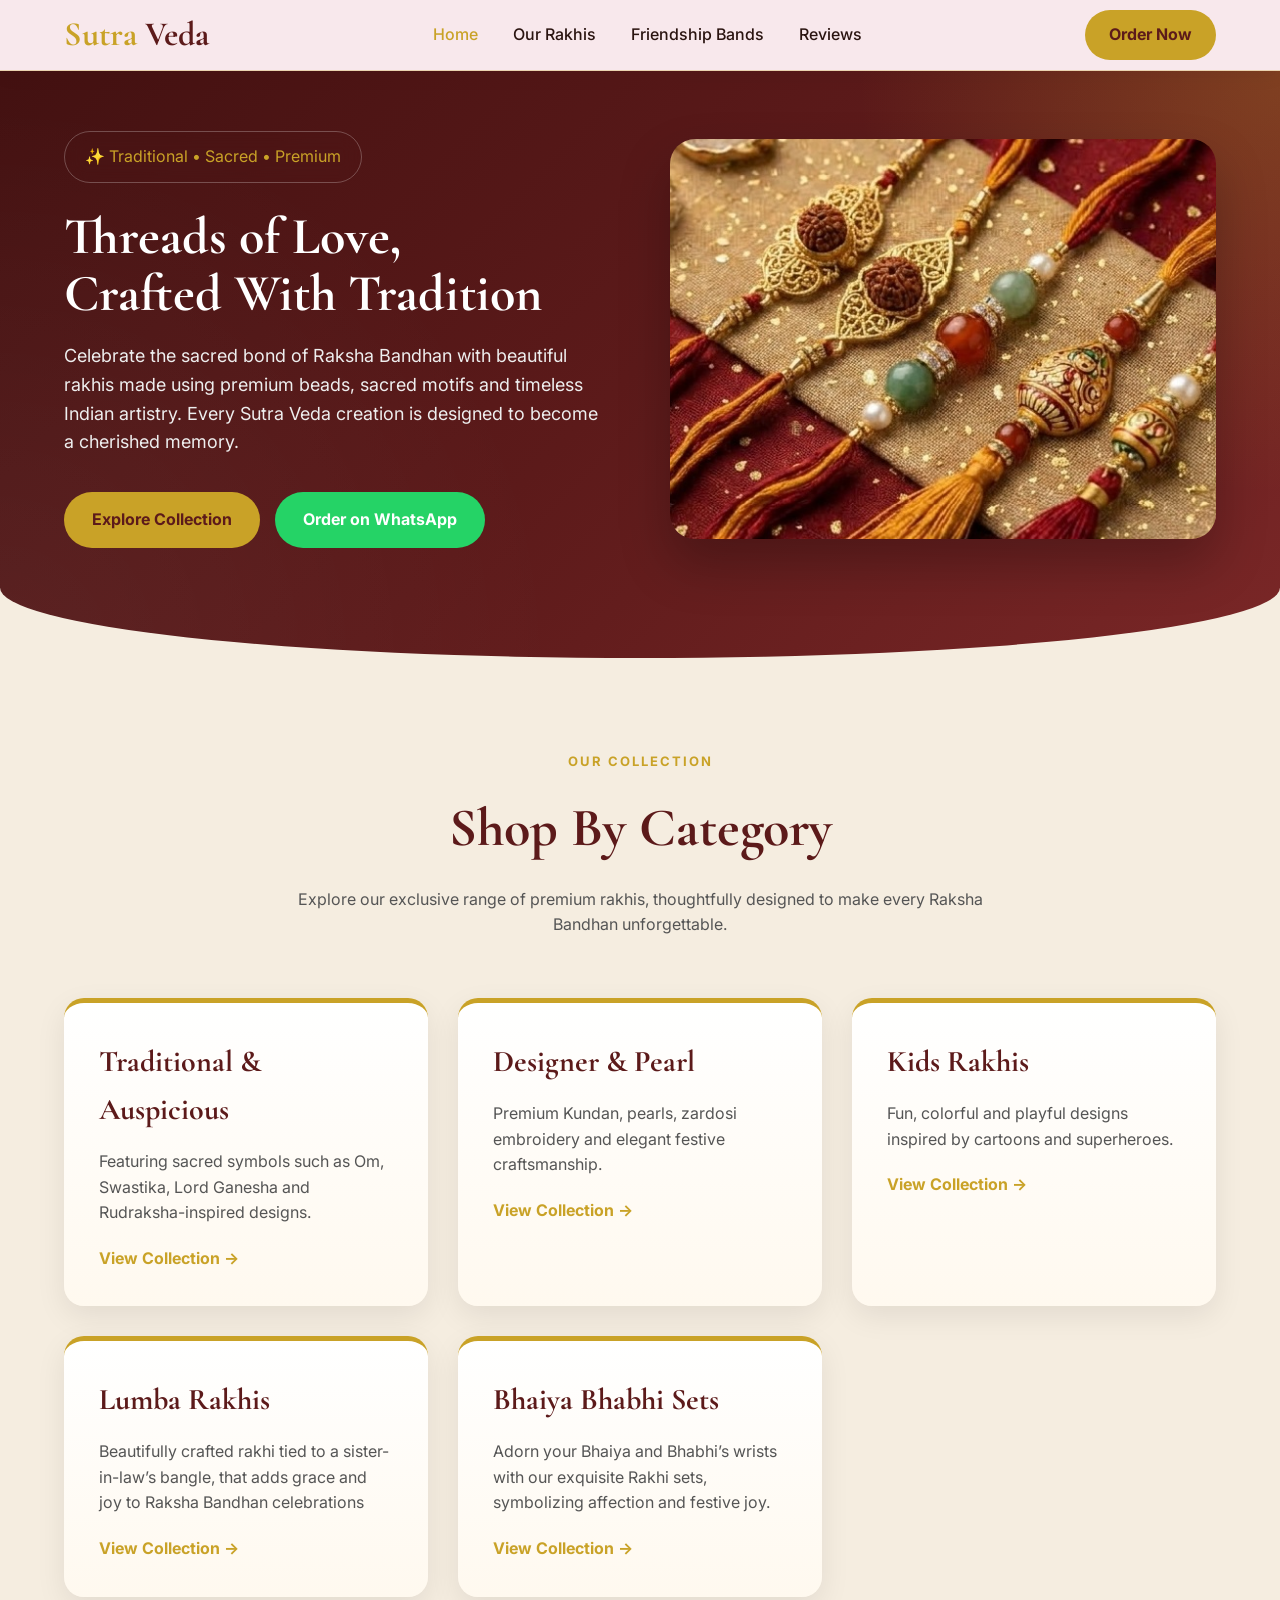
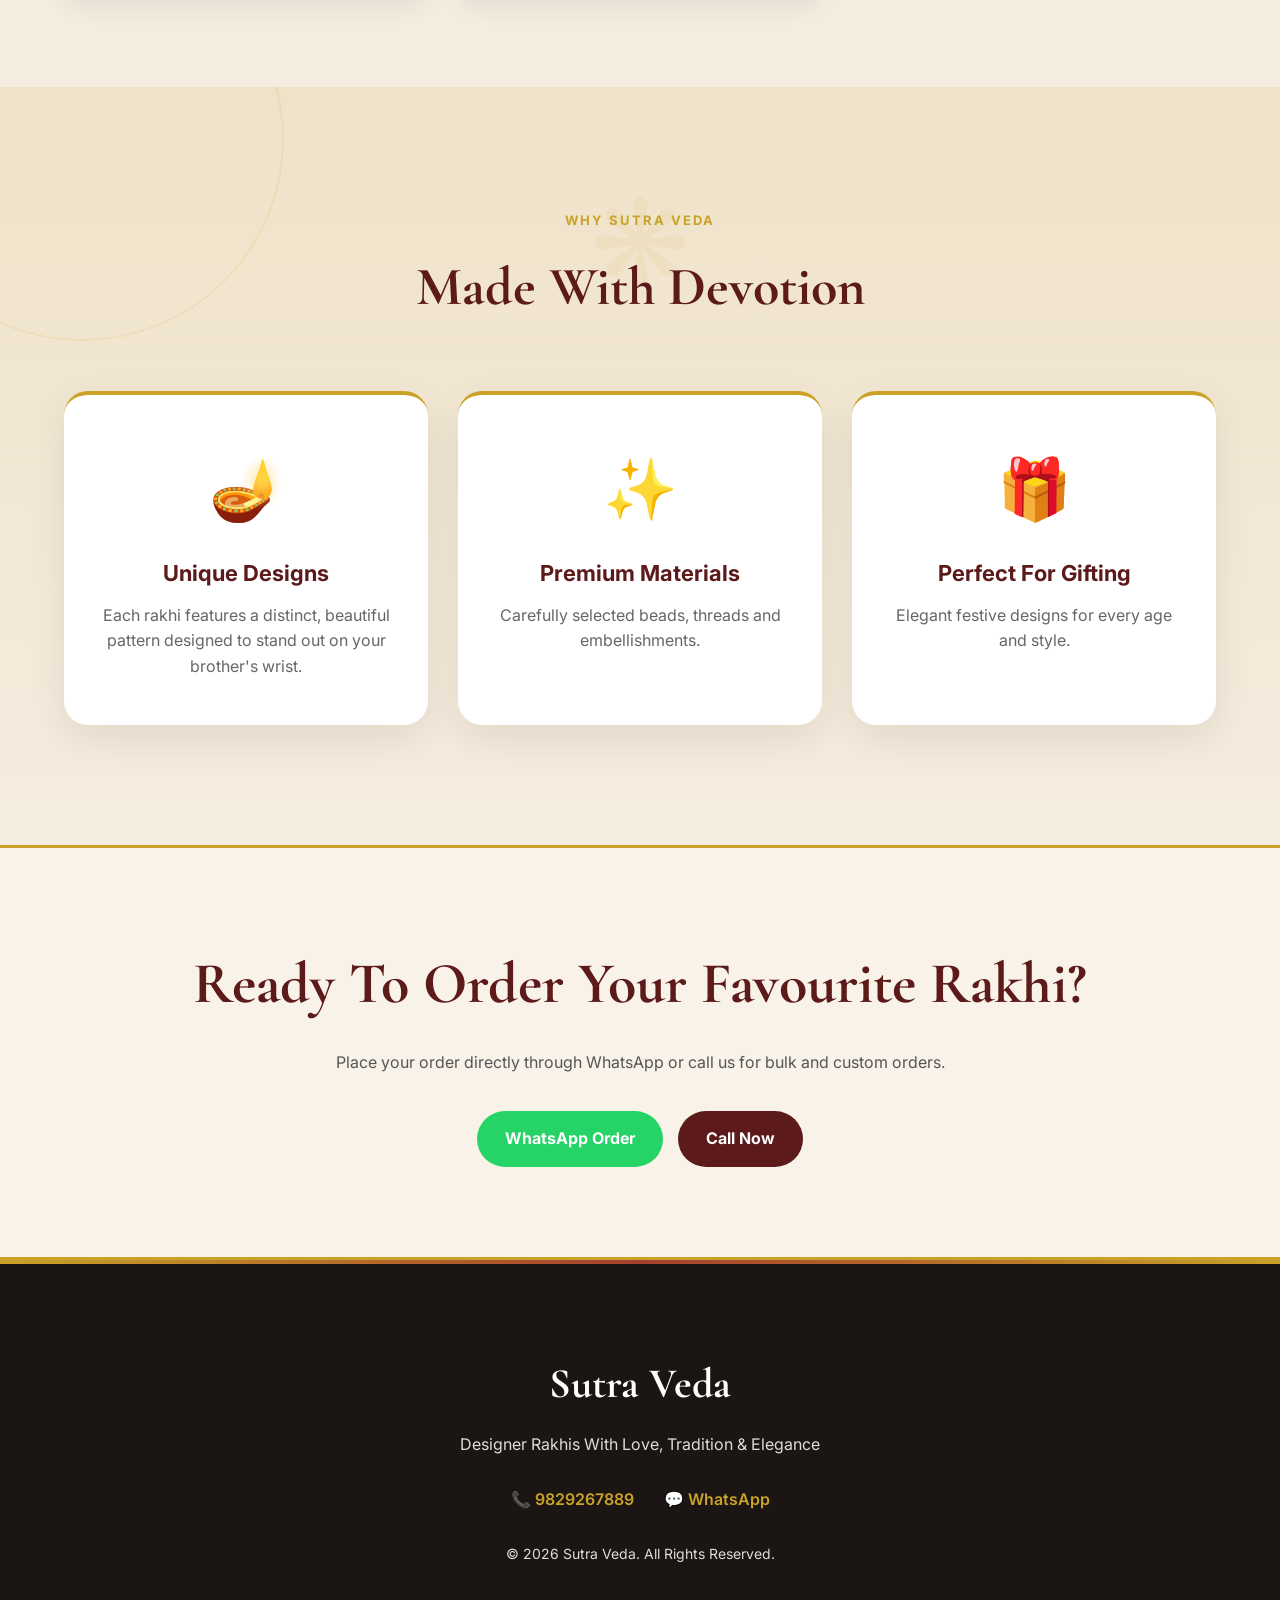
<file: Sutra Veda/index.html>
<!DOCTYPE html>
<html lang="en">

<head>

    <meta charset="UTF-8">
    <meta name="viewport" content="width=device-width, initial-scale=1.0">

    <title>Sutra Veda | Exclusive Rakhi Collection</title>

    <meta name="description"
        content="Premium rakhis made with love, tradition and artistry. Order directly via WhatsApp or Call.">

    <link rel="preconnect" href="https://fonts.googleapis.com">
    <link rel="preconnect" href="https://fonts.gstatic.com" crossorigin>

    <link
        href="https://fonts.googleapis.com/css2?family=Cormorant+Garamond:wght@500;600;700&family=Inter:wght@300;400;500;600;700&display=swap"
        rel="stylesheet">

    <link rel="stylesheet" href="css/style.css">

</head>

<body>

    <!-- NAVBAR -->

    <header class="header">

        <div class="container">

            <nav class="navbar">

                <a href="index.html" class="logo">
                    <span>Sutra</span> Veda
                </a>

                <button class="menu-toggle">
                    ☰
                </button>

                <ul class="nav-links">

                    <li><a href="index.html" class="active">Home</a></li>

                    <li><a href="products.html">Our Rakhis</a></li>

                    <li><a href="friendship-bands.html">Friendship Bands</a></li>

                    <li><a href="reviews.html">Reviews</a></li>


                </ul>

                <a href="https://wa.me/919829267889" target="_blank" class="nav-btn">

                    Order Now

                </a>

            </nav>

        </div>

    </header>

    <!-- HERO -->

    <section class="hero">

        <div class="container">

            <div class="hero-grid">

                <div class="hero-content">

                    <div class="hero-tag">

                        ✨ Traditional • Sacred • Premium

                    </div>

                    <h1>

                        Threads of Love,
                        <br>
                        Crafted With Tradition

                    </h1>

                    <p>

                        Celebrate the sacred bond of Raksha Bandhan with
                        beautiful rakhis made using premium beads,
                        sacred motifs and timeless Indian artistry.

                        Every Sutra Veda creation is designed to become a
                        cherished memory.

                    </p>

                    <div class="hero-buttons">

                        <a href="products.html" class="btn-primary">

                            Explore Collection

                        </a>

                        <a href="https://wa.me/919829267889" target="_blank" class="btn-whatsapp">

                            Order on WhatsApp

                        </a>

                    </div>

                </div>

                <div class="hero-image">

                    <img src="images/hero-rakhi.jpg" alt="Sutra Veda Rakhi">

                </div>

            </div>

        </div>

    </section>

    <!-- CATEGORY SECTION -->

    <section class="categories">

        <div class="container">

            <div class="section-header">

                <span>OUR COLLECTION</span>

                <h2>Shop By Category</h2>

                <p>

                    Explore our exclusive range of premium rakhis,
                    thoughtfully designed to make every Raksha Bandhan unforgettable.

                </p>

            </div>

            <div class="category-grid">

                <div class="category-card">

                    <h3>Traditional & Auspicious</h3>

                    <p>

                        Featuring sacred symbols such as Om, Swastika,
                        Lord Ganesha and Rudraksha-inspired designs.

                    </p>

                    <a href="products.html">
                        View Collection →
                    </a>

                </div>

                <div class="category-card">

                    <h3>Designer & Pearl</h3>

                    <p>

                        Premium Kundan, pearls, zardosi embroidery
                        and elegant festive craftsmanship.

                    </p>

                    <a href="products.html">
                        View Collection →
                    </a>

                </div>


                <div class="category-card">

                    <h3>Kids Rakhis</h3>

                    <p>

                        Fun, colorful and playful designs inspired
                        by cartoons and superheroes.

                    </p>

                    <a href="products.html">
                        View Collection →
                    </a>

                </div>

                <div class="category-card">

                    <h3>Lumba Rakhis</h3>

                    <p>

                        Beautifully crafted rakhi tied to a sister-in-law’s bangle,
                        that adds grace and joy to Raksha Bandhan celebrations

                    </p>

                    <a href="products.html">
                        View Collection →
                    </a>

                </div>

                <div class="category-card">

                    <h3>Bhaiya Bhabhi Sets</h3>

                    <p>

                        Adorn your Bhaiya and Bhabhi’s wrists
                        with our exquisite Rakhi sets, symbolizing affection and festive joy.

                    </p>

                    <a href="products.html">
                        View Collection →
                    </a>

                </div>

            </div>

        </div>

    </section>

    <!-- WHY US -->


    <section class="why-us">

        <div class="container">

            <div class="section-header">

                <span>WHY SUTRA VEDA</span>

                <h2>Made With Devotion</h2>

            </div>

            <div class="why-grid">

                <div class="why-card">

                    <div class="icon">🪔</div>

                    <h3>Unique Designs</h3>

                    <p>

                        Each rakhi features a distinct,
                        beautiful pattern designed to stand out on your brother's wrist.

                    </p>

                </div>

                <div class="why-card">

                    <div class="icon">✨</div>

                    <h3>Premium Materials</h3>

                    <p>

                        Carefully selected beads,
                        threads and embellishments.

                    </p>

                </div>

                <div class="why-card">

                    <div class="icon">🎁</div>

                    <h3>Perfect For Gifting</h3>

                    <p>

                        Elegant festive designs for
                        every age and style.

                    </p>

                </div>

            </div>

        </div>

    </section>

    <!-- CTA -->

    <section class="cta">

        <div class="container">

            <h2>

                Ready To Order Your Favourite Rakhi?

            </h2>

            <p>

                Place your order directly through WhatsApp
                or call us for bulk and custom orders.

            </p>

            <div class="cta-buttons">

                <a href="https://wa.me/919829267889" target="_blank" class="btn-whatsapp">

                    WhatsApp Order

                </a>

                <a href="tel:9829267889" class="btn-call">

                    Call Now

                </a>

            </div>

        </div>

    </section>

    <!-- FOOTER -->

    <footer class="footer">

        <div class="container">

            <h3>Sutra Veda</h3>

            <p>

                Designer Rakhis With Love, Tradition & Elegance

            </p>

            <div class="footer-contact">

                <a href="tel:9829267889">

                    📞 9829267889

                </a>

                <a href="https://wa.me/919829267889" target="_blank">

                    💬 WhatsApp

                </a>

            </div>

            <p class="copyright">

                © 2026 Sutra Veda. All Rights Reserved.

            </p>

        </div>

    </footer>

    <script src="js/script.js"></script>

</body>

</html>
</file>
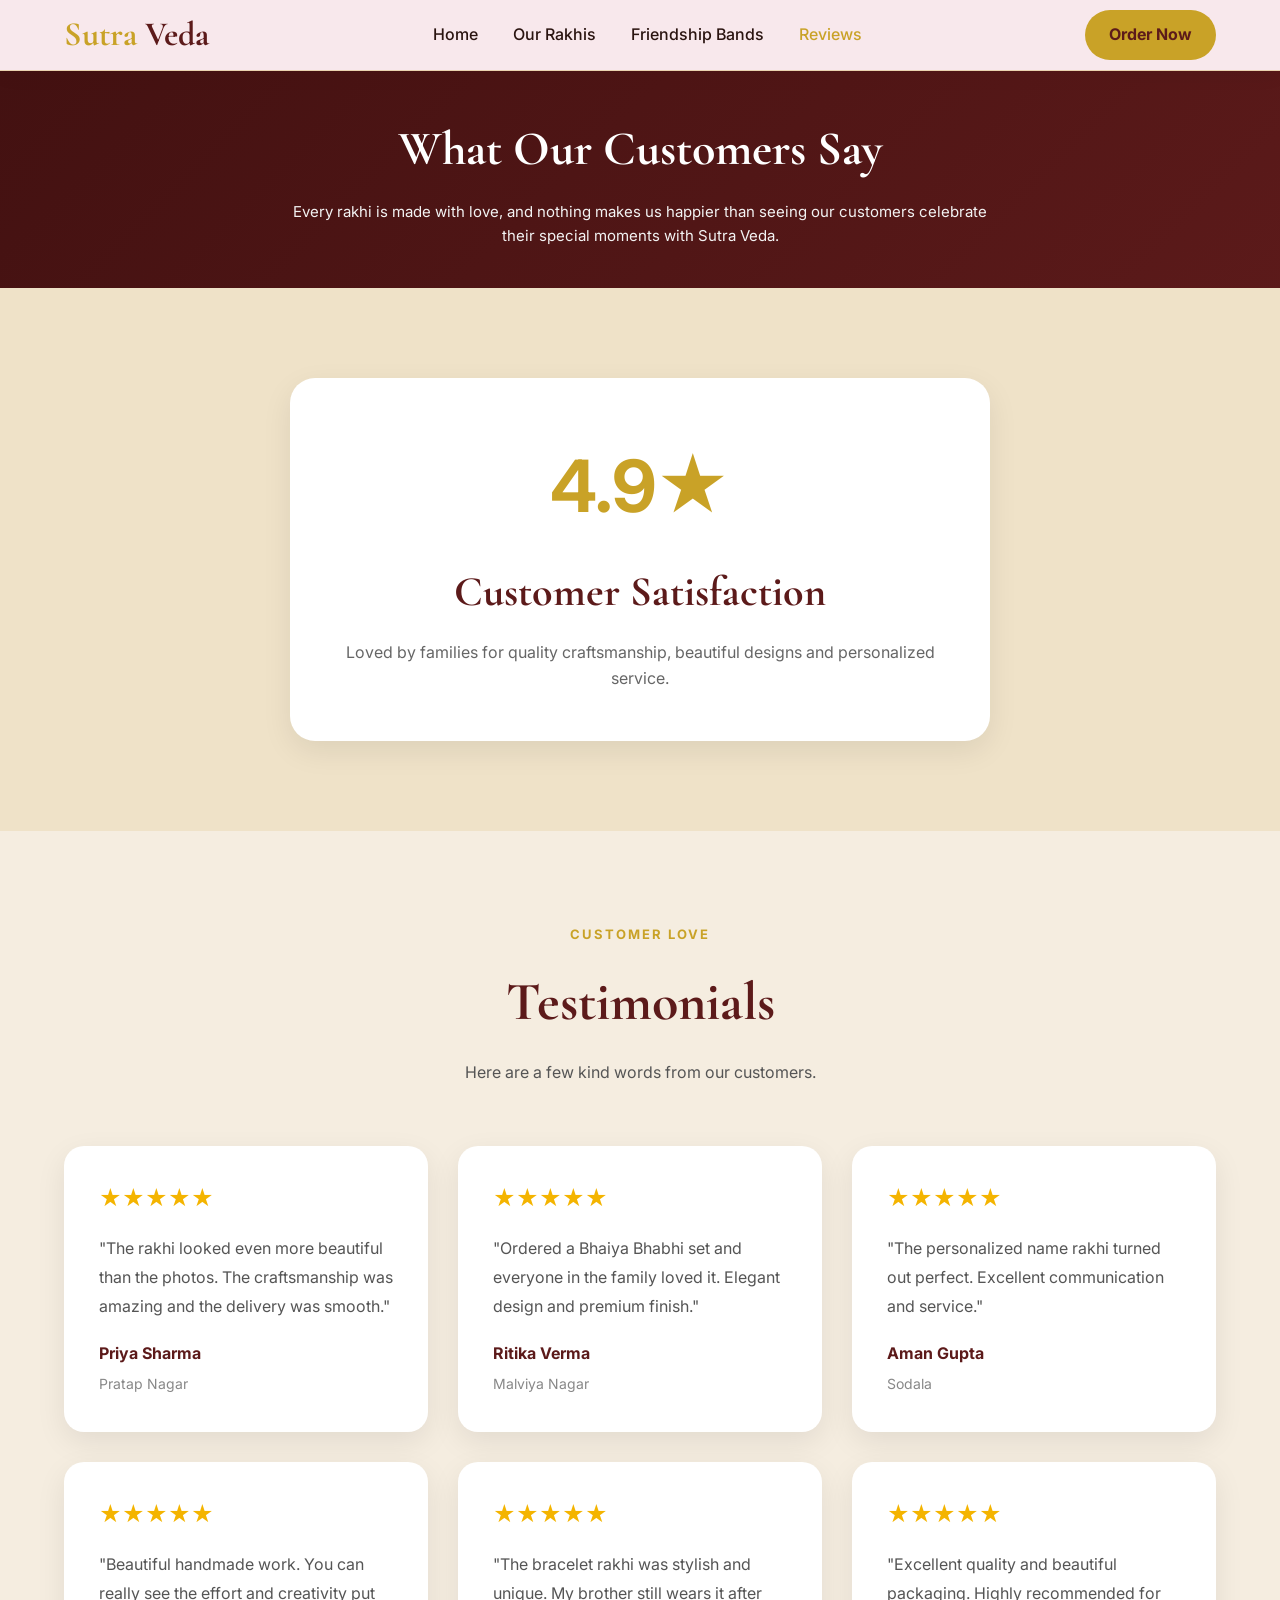
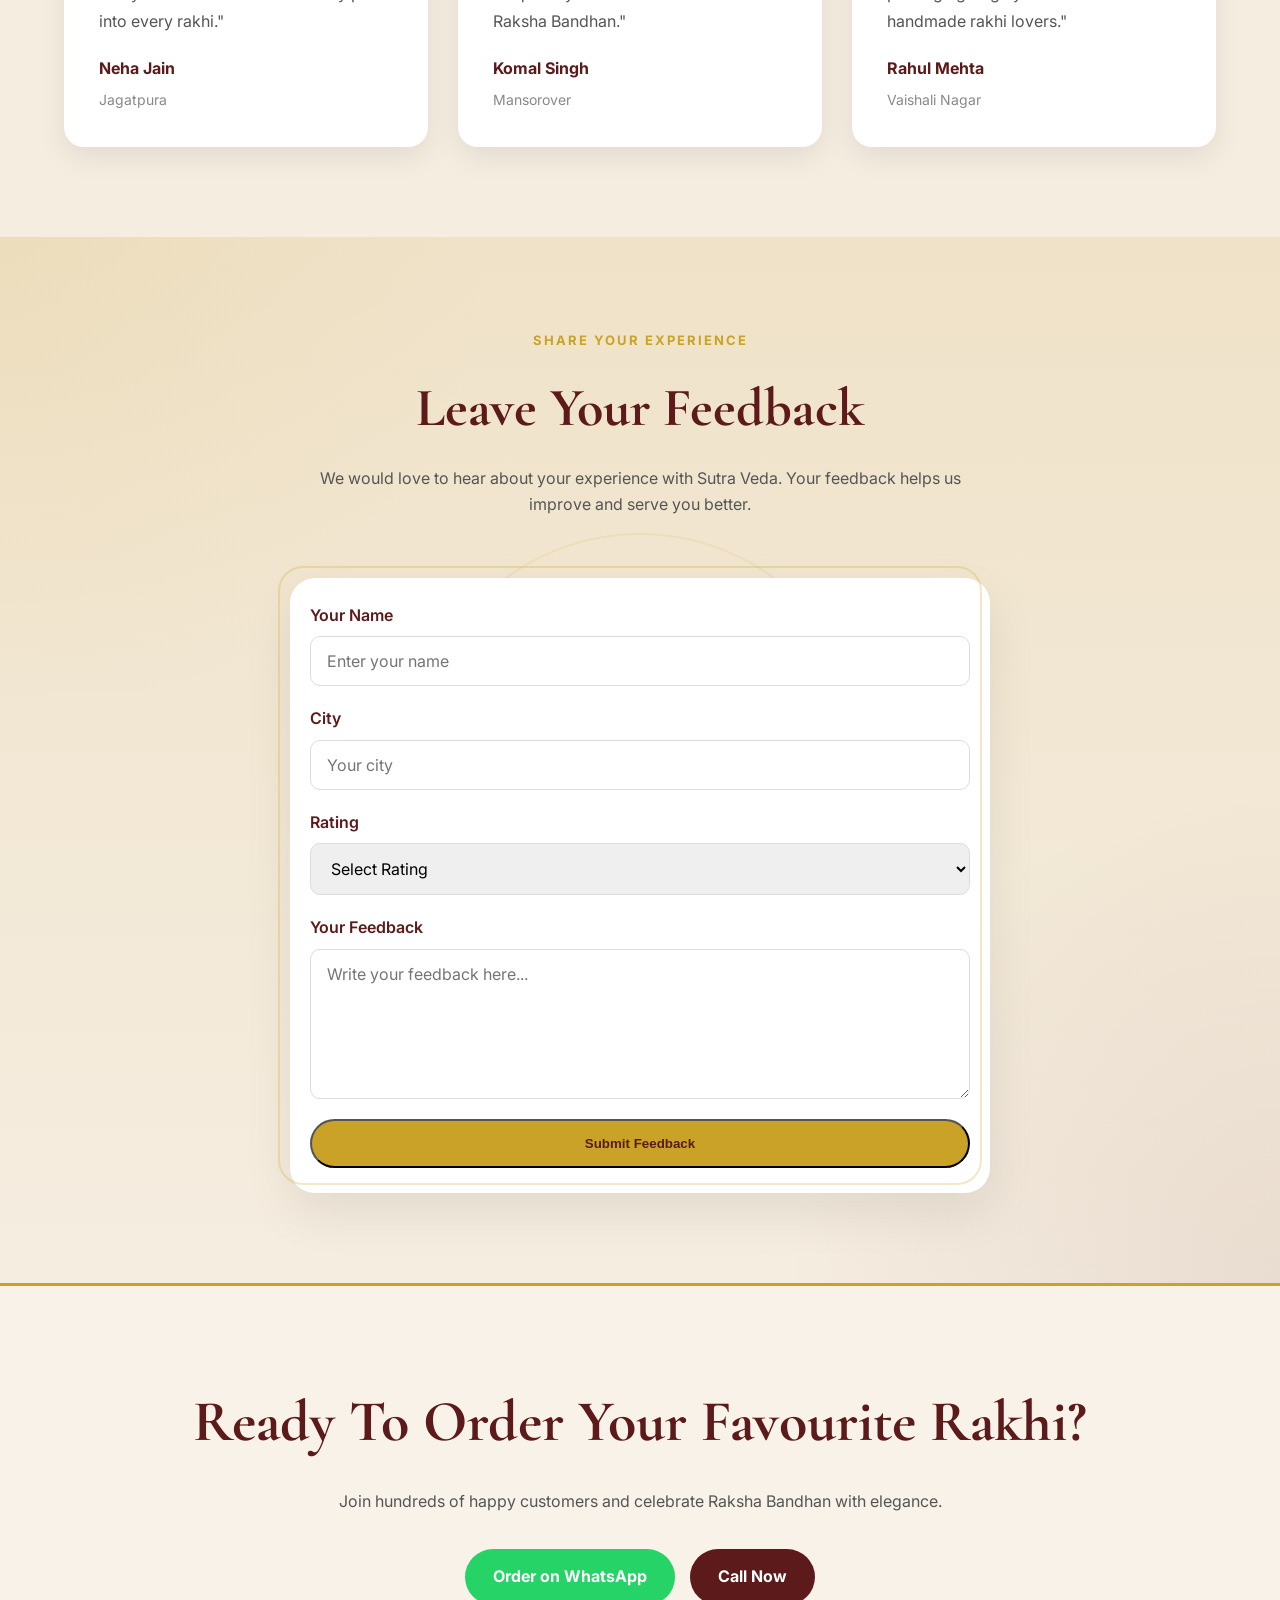
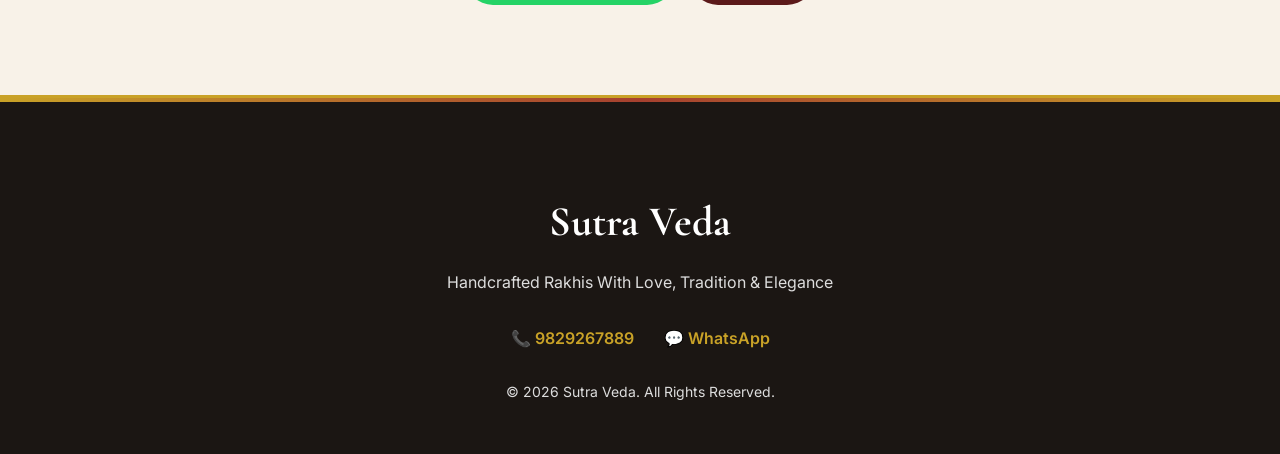
<file: Sutra Veda/reviews.html>
<!DOCTYPE html>
<html lang="en">

<head>

    <meta charset="UTF-8">
    <meta name="viewport" content="width=device-width, initial-scale=1.0">

    <title>Customer Reviews | Sutra Veda</title>

    <link rel="preconnect" href="https://fonts.googleapis.com">
    <link rel="preconnect" href="https://fonts.gstatic.com" crossorigin>

    <link
        href="https://fonts.googleapis.com/css2?family=Cormorant+Garamond:wght@500;600;700&family=Inter:wght@300;400;500;600;700&display=swap"
        rel="stylesheet">

    <link rel="stylesheet" href="css/style.css">

</head>

<body>

    <!-- NAVBAR -->

    <header class="header">

        <div class="container">

            <nav class="navbar">

                <a href="index.html" class="logo">
                    <span>Sutra</span> Veda
                </a>

                <button class="menu-toggle">
                    ☰
                </button>

                <ul class="nav-links">

                    <li><a href="index.html">Home</a></li>

                    <li><a href="products.html">Our Rakhis</a></li>

                    <li><a href="friendship-bands.html">Friendship Bands</a></li>

                    <li><a href="reviews.html" class="active">Reviews</a></li>

                </ul>

                <a href="https://wa.me/919829267889" target="_blank" class="nav-btn">

                    Order Now

                </a>

            </nav>

        </div>

    </header>

    <!-- HERO -->

    <section class="page-hero">

        <div class="container">

            <h1>What Our Customers Say</h1>

            <p>

                Every rakhi is made with love, and nothing
                makes us happier than seeing our customers celebrate
                their special moments with Sutra Veda.

            </p>

        </div>

    </section>

    <!-- OVERALL RATING -->

    <section class="rating-section">

        <div class="container">

            <div class="rating-box">

                <div class="rating-number">

                    4.9★

                </div>

                <h2>Customer Satisfaction</h2>

                <p>

                    Loved by families for quality craftsmanship,
                    beautiful designs and personalized service.

                </p>

            </div>

        </div>

    </section>

    <!-- TESTIMONIALS -->

    <section class="reviews-section">

        <div class="container">

            <div class="section-header">

                <span>CUSTOMER LOVE</span>

                <h2>Testimonials</h2>

                <p>

                    Here are a few kind words from our customers.

                </p>

            </div>

            <div class="reviews-grid">

                <!-- REVIEW 1 -->

                <div class="review-card">

                    <div class="stars">
                        ★★★★★
                    </div>

                    <p>

                        "The rakhi looked even more beautiful than the
                        photos. The craftsmanship was amazing and the
                        delivery was smooth."

                    </p>

                    <h4>Priya Sharma</h4>

                    <span>Pratap Nagar</span>

                </div>

                <!-- REVIEW 2 -->

                <div class="review-card">

                    <div class="stars">
                        ★★★★★
                    </div>

                    <p>

                        "Ordered a Bhaiya Bhabhi set and everyone in the
                        family loved it. Elegant design and premium finish."

                    </p>

                    <h4>Ritika Verma</h4>

                    <span>Malviya Nagar</span>

                </div>

                <!-- REVIEW 3 -->

                <div class="review-card">

                    <div class="stars">
                        ★★★★★
                    </div>

                    <p>

                        "The personalized name rakhi turned out perfect.
                        Excellent communication and service."

                    </p>

                    <h4>Aman Gupta</h4>

                    <span>Sodala</span>

                </div>

                <!-- REVIEW 4 -->

                <div class="review-card">

                    <div class="stars">
                        ★★★★★
                    </div>

                    <p>

                        "Beautiful handmade work. You can really see the
                        effort and creativity put into every rakhi."

                    </p>

                    <h4>Neha Jain</h4>

                    <span>Jagatpura</span>

                </div>

                <!-- REVIEW 5 -->

                <div class="review-card">

                    <div class="stars">
                        ★★★★★
                    </div>

                    <p>

                        "The bracelet rakhi was stylish and unique.
                        My brother still wears it after Raksha Bandhan."

                    </p>

                    <h4>Komal Singh</h4>

                    <span>Mansorover</span>

                </div>

                <!-- REVIEW 6 -->

                <div class="review-card">

                    <div class="stars">
                        ★★★★★
                    </div>

                    <p>

                        "Excellent quality and beautiful packaging.
                        Highly recommended for handmade rakhi lovers."

                    </p>

                    <h4>Rahul Mehta</h4>

                    <span>Vaishali Nagar</span>

                </div>

            </div>

        </div>

    </section>

    <!-- FEEDBACK FORM -->

    <section class="customer-gallery">

        <div class="container">

            <div class="section-header">

                <span>SHARE YOUR EXPERIENCE</span>

                <h2>Leave Your Feedback</h2>

                <p>

                    We would love to hear about your experience with
                    Sutra Veda. Your feedback helps us improve and
                    serve you better.

                </p>

            </div>

            <div class="feedback-form-container">

                <form class="feedback-form">

                    <div class="form-group">

                        <label>Your Name</label>

                        <input type="text" placeholder="Enter your name" required>

                    </div>

                    <div class="form-group">

                        <label>City</label>

                        <input type="text" placeholder="Your city">

                    </div>

                    <div class="form-group">

                        <label>Rating</label>

                        <select required>

                            <option value="">
                                Select Rating
                            </option>

                            <option>★★★★★ Excellent</option>

                            <option>★★★★☆ Very Good</option>

                            <option>★★★☆☆ Good</option>

                            <option>★★☆☆☆ Average</option>

                            <option>★☆☆☆☆ Poor</option>

                        </select>

                    </div>

                    <div class="form-group">

                        <label>Your Feedback</label>

                        <textarea rows="6" placeholder="Write your feedback here..." required></textarea>

                    </div>

                    <button type="submit" class="btn-primary">

                        Submit Feedback

                    </button>

                </form>

            </div>

        </div>

    </section>

    <!-- CTA -->

    <section class="cta">

        <div class="container">

            <h2>

                Ready To Order Your Favourite Rakhi?

            </h2>

            <p>

                Join hundreds of happy customers and celebrate
                Raksha Bandhan with elegance.

            </p>

            <div class="cta-buttons">

                <a href="https://wa.me/919829267889" target="_blank" class="btn-whatsapp">

                    Order on WhatsApp

                </a>

                <a href="tel:9829267889" class="btn-call">

                    Call Now

                </a>

            </div>

        </div>

    </section>

    <!-- FOOTER -->

    <footer class="footer">

        <div class="container">

            <h3>Sutra Veda</h3>

            <p>

                Handcrafted Rakhis With Love, Tradition & Elegance

            </p>

            <div class="footer-contact">

                <a href="tel:9829267889">

                    📞 9829267889

                </a>

                <a href="https://wa.me/919829267889" target="_blank">

                    💬 WhatsApp

                </a>

            </div>

            <p class="copyright">

                © 2026 Sutra Veda. All Rights Reserved.

            </p>

        </div>

    </footer>
    <script src="js/script.js"></script>
</body>

</html>
</file>
<file: Sutra Veda/css/style.css>
/* =========================
   SUTRA VEDA
   STYLE.CSS - PART 1
========================= */

/* RESET */

* {
    margin: 0;
    padding: 0;
    box-sizing: border-box;
}

html {
    scroll-behavior: smooth;
}

body {
    font-family: 'Inter', sans-serif;
    background: #F5EDE0;
    color: #2A1410;
    overflow-x: hidden;
    line-height: 1.6;
}

img {
    max-width: 100%;
    display: block;
}

a {
    text-decoration: none;
}

ul {
    list-style: none;
}

/* VARIABLES */

:root {

    --maroon: #5C1A1A;
    --maroon-dark: #431111;

    --gold: #C9A227;
    --gold-light: #e0be54;

    --ivory: #F5EDE0;
    --sand: #EFE2C8;

    --text: #2A1410;

    --white: #ffffff;

    --shadow:
        0 10px 30px rgba(0, 0, 0, .08);

    --transition:
        all .35s ease;
}

/* CONTAINER */

.container {
    width: 90%;
    max-width: 1200px;
    margin: auto;
}

/* SECTION COMMON */

section {
    padding: 90px 0;
}

.section-header {
    text-align: center;
    margin-bottom: 60px;
}

.section-header span {
    color: var(--gold);
    letter-spacing: 2px;
    font-size: 13px;
    font-weight: 700;
    text-transform: uppercase;
}

.section-header h2 {
    font-family: 'Cormorant Garamond', serif;
    font-size: 54px;
    margin-top: 12px;
    margin-bottom: 15px;
    color: var(--maroon);
}

.section-header p {
    max-width: 700px;
    margin: auto;
    color: #555;
}

/* HEADER */

.header {
    position: sticky;
    top: 0;
    z-index: 999;

    background: #f8e8ec;

    border-bottom: 1px solid rgba(201, 162, 39, .3);

    box-shadow:
        0 4px 20px rgba(0, 0, 0, .05);
}

.header.scrolled{

    background: #3a0909;
    box-shadow: 0 8px 25px rgba(0,0,0,.25);

    backdrop-filter: blur(12px);

    border-bottom: 1px solid rgba(201,162,39,.25);

    transition: .4s ease;
}

.header.scrolled .logo{
    color:white;
}

.header.scrolled .nav-links a{
    color:white;
}

.header.scrolled .nav-links a.active{
    color:var(--gold);
}

.header.scrolled .nav-links a:hover{
    color:var(--gold);
}

.navbar {
 display: flex;
    justify-content: space-between;
    align-items: center;
    min-height: 70px;
}

.logo {
    font-family: 'Cormorant Garamond', serif;
    font-size: 34px;
    font-weight: 700;
    color: #5C1A1A;
}

.logo span {
    color: var(--gold);
}

.nav-links {
    display: flex;
    gap: 35px;
}

.nav-links a {
    color: #2A1410;
    ;
    font-weight: 500;
    position: relative;
    transition: var(--transition);
}

.nav-links a:hover {
    color: var(--gold);
}

.nav-links a.active {
    color: var(--gold);
}

.nav-links a::after {
    content: '';
    position: absolute;
    width: 0;
    height: 2px;
    left: 0;
    bottom: -5px;
    background: var(--gold);
    transition: .3s;
}

.nav-links a:hover::after {
    width: 100%;
}

/* NAV BUTTON */

.nav-btn {
    background: var(--gold);
    color: var(--maroon);
    padding: 12px 24px;
    border-radius: 50px;
    font-weight: 700;
    transition: var(--transition);
}

.nav-btn:hover {
    transform: translateY(-3px);
    box-shadow:
        0 10px 20px rgba(201, 162, 39, .3);
}

/* HERO */


.hero {
    background:
        radial-gradient(circle at top right, rgba(201, 162, 39, .25), transparent 30%),
        radial-gradient(circle at bottom left, rgba(255, 255, 255, .05), transparent 40%),
        linear-gradient(135deg, #431111, #5C1A1A, #7A2727);
    color: white;
    padding: 60px 0 110px; /* Perfectly balanced height */
    
    /* Elegant curved bottom */
    border-bottom-left-radius: 50% 12%;
    border-bottom-right-radius: 50% 12%;
}
.hero-grid {
    display: grid;
    grid-template-columns: 1fr 1fr;
    gap: 60px;
    align-items: center;
}

.hero-tag {
    display: inline-block;
    border: 1px solid rgba(255, 255, 255, .25);
    color: var(--gold);
    padding: 12px 20px;
    border-radius: 50px;
    margin-bottom: 25px;
    backdrop-filter: blur(10px);
}

.hero-content h1 {
    font-family: 'Cormorant Garamond', serif;
    font-size: 52px; /* Decreased from 78px to match Picture 1 precisely */
    line-height: 1.1;
    margin-bottom: 20px;
}

.hero-content p {
    font-size: 18px;
    color: #eee;
    margin-bottom: 35px;
    max-width: 600px;
}

.hero-buttons {
    display: flex;
    gap: 15px;
    flex-wrap: wrap;
}

.hero-image img {
    border-radius: 25px;
    box-shadow:
        0 25px 50px rgba(0, 0, 0, .25);
        position: relative;
    z-index: 1;
    
    width: 100%;          
    max-width: 550px;     
    height: 400px;        
    
    object-fit: cover;    
    border-radius: 25px;
    margin-left: auto;
}

.hero-image {
    position: relative;
}

.hero-image::before {

    content: "";

    position: absolute;

    width: 350px;
    height: 350px;

    background:
        radial-gradient(rgba(201, 162, 39, .4),
            transparent 70%);

    top: 50%;
    left: 50%;

    transform:
        translate(-50%, -50%);

    z-index: 0;
}

/* BUTTONS */

.btn-primary {
    background: var(--gold);
    color: var(--maroon);
    padding: 15px 28px;
    border-radius: 50px;
    font-weight: 700;
    transition: var(--transition);
}

.btn-primary:hover {
    transform: translateY(-4px);
    box-shadow:
        0 12px 25px rgba(201, 162, 39, .4);
}

.btn-whatsapp {
    background: #25D366;
    color: white;
    padding: 15px 28px;
    border-radius: 50px;
    font-weight: 700;
    transition: var(--transition);
}

.btn-whatsapp:hover {
    transform: translateY(-4px);
}

.btn-call {
    background: var(--maroon);
    color: white;
    padding: 15px 28px;
    border-radius: 50px;
    font-weight: 700;
    transition: var(--transition);
}

.btn-call:hover {
    background: var(--maroon-dark);
}

/* CATEGORIES */

.categories {
    background: var(--ivory);
}

.category-grid {
    display: grid;
    grid-template-columns:
        repeat(auto-fit, minmax(300px, 1fr));
    gap: 30px;
}

.category-card {
    background:
        linear-gradient(180deg,
            #ffffff,
            #fff9ef);
    padding: 35px;
    border-radius: 20px;
    box-shadow: var(--shadow);
    transition: var(--transition);
    border-top: 5px solid var(--gold);
}

.category-card:hover {
    transform: translateY(-10px);
}

.category-card h3 {
    font-family: 'Cormorant Garamond', serif;
    font-size: 30px;
    color: var(--maroon);
    margin-bottom: 15px;
}

.category-card p {
    color: #555;
    margin-bottom: 20px;
}

.category-card a {
    color: var(--gold);
    font-weight: 700;
}

/* WHY US */

.why-us{
    background:
    linear-gradient(
        180deg,
        #EFE2C8 0%,
        #F5EDE0 100%
    );

    position:relative;
    overflow:hidden;
    padding:120px 0;
}
.why-grid{
    margin-top:60px;
}

.why-card{
    background:white;
    padding:45px 30px;
    border-radius:24px;
    text-align:center;

    box-shadow:
    0 15px 40px rgba(0,0,0,.08);

    border-top:4px solid var(--gold);

    transition:.35s;
}

.why-card:hover{
    transform:translateY(-12px);
}

.why-subtitle{
    max-width:700px;
    margin:20px auto 0;
    text-align:center;
    color:#6a5a52;
    font-size:18px;
}

.why-us::before{

    content:"";

    position:absolute;

    width:400px;
    height:400px;

    border-radius:50%;

    border:2px solid rgba(201,162,39,.12);

    top:-150px;
    left:-120px;
}


.section-divider{

    text-align:center;

    font-size:28px;

    color:var(--gold);

    background:var(--ivory);

    padding:20px 0;
}
.section-header{

    position:relative;
    z-index:2;
}

.why-us .section-header::before{

    content:"❋";

    position:absolute;

    top:-60px;
    left:50%;

    transform:translateX(-50%);

    font-size:120px;

    color:rgba(201,162,39,.08);

    z-index:-1;
}

.why-grid {
    display: grid;
    grid-template-columns:
        repeat(3, 1fr);
    gap: 30px;
}

.why-card:hover {
    transform: translateY(-8px);
}

.icon{
    font-size:60px;
    margin-bottom:20px;
}

.why-card h3 {
    color: var(--maroon);
    margin-bottom: 12px;
    font-size: 22px;
}

.why-card p {
    color: #666;
}

/* CTA */

.cta {
    background:#F8F2E8;
    color:#2A1410;
    text-align:center;

    border-top:3px solid #C9A227;
    border-bottom:3px solid #C9A227;
}

.cta h2 {
    color:#5C1A1A;
    font-family: 'Cormorant Garamond', serif;
    font-size: 58px;
    margin-bottom: 20px;
}

.cta p{

    color:#555;

    max-width:700px;

    margin:auto;

    margin-bottom:35px;
}

.cta-buttons {
    display: flex;
    justify-content: center;
    gap: 15px;
    flex-wrap: wrap;
}

/* =========================
   STYLE.CSS - PART 2
========================= */

/* PAGE HERO */

.page-hero {
background: linear-gradient(135deg, #431111, #5C1A1A);
    color: white;
    text-align: center;
    
    /* Significantly reduced size */
    padding: 40px 0 70px;
    margin-bottom: -30px;

    border-bottom-left-radius:50% 12%;
    border-bottom-right-radius:50% 12%;
}

.page-hero h1 {
    font-family: 'Cormorant Garamond', serif;
    font-size: 48px; /* Tighter text size matching the main collection header */
    margin-bottom: 12px;
}

.page-hero p {
    max-width: 700px;
    margin: auto;
    color: #f3f3f3;
    font-size: 15px;
}

/* PRODUCTS SECTION */

.product-section {
    background: var(--ivory);
}
.image-modal{
    display:none;
    position:fixed;
    z-index:99999;
    inset:0;

    background:rgba(0,0,0,.9);

    justify-content:center;
    align-items:center;
}

.image-modal img{
    max-width:90%;
    max-height:90%;
    border-radius:15px;
}

.close-modal{
    position:absolute;
    top:20px;
    right:30px;

    color:white;
    font-size:40px;
    cursor:pointer;
}

/* CATEGORY FILTER */

.category-filter {
    display: flex;
    gap: 12px;
    justify-content: center;
    flex-wrap: wrap;
    margin-bottom: 60px;
}

.filter-btn {
    border: none;
    background: white;
    color: var(--maroon);
    padding: 12px 22px;
    border-radius: 50px;
    cursor: pointer;
    font-weight: 600;
    transition: var(--transition);
    box-shadow: var(--shadow);
}

.filter-btn:hover {
    background: var(--gold);
    color: var(--maroon);
}

.filter-btn.active {
    background: var(--gold);
    color: var(--maroon);
}

/* PRODUCT GRID */

.product-grid {
    display: grid !important; 
    grid-template-columns: repeat(3, 1fr) !important; 
    gap: 20px !important;
    width: 100%;
}

/* PRODUCT CARD */

.product-card {
    background: #ffffff;
    border-radius: 22px;
    overflow: hidden;
    position: relative;
    transition: var(--transition);
    border: 1px solid rgba(201, 162, 39, 0.2);
    box-shadow: 0 10px 30px rgba(0, 0, 0, 0.06);
    
    /* Forces the total card height to stay short and neat */
    display: flex;
    flex-direction: column;
    height: auto;
}

.product-card:hover {
    transform: translateY(-8px);
    box-shadow: 0 15px 35px rgba(92, 26, 26, 0.12); /* Warm, deeper hover shadow */
    border-color: rgba(201, 162, 39, 0.5);
}

.product-card img {
    width: 100%;
    height: 220px !important; 
    object-fit: cover;
}

/* BADGE */

.product-badge {
    position: absolute;
    top: 15px;
    left: 15px;
    background: var(--gold);
    color: var(--maroon);
    padding: 8px 14px;
    border-radius: 30px;
    font-size: 12px;
    font-weight: 700;
    z-index: 2;
}

/* PRODUCT CONTENT */

.product-content {
    padding: 18px;
}

.product-category {
    display: inline-block;
    color: var(--gold);
    font-size: 13px;
    font-weight: 700;
    letter-spacing: 1px;
    text-transform: uppercase;
    margin-bottom: 10px;
}

.product-content h3 {
    font-family: 'Cormorant Garamond', serif;
    font-size: 24px; /* Slightly scaled down text for smaller cards */
    margin-bottom: 8px;
    color: var(--maroon);
}

.price {
    font-size: 24px;
    font-weight: 700;
    color: var(--maroon);
    margin-bottom: 20px;
}

/* PRODUCT BUTTONS */

.product-actions {
    display: flex;
    gap: 12px;
}

.order-btn-card {
    flex: 1;
    background: #25D366;
    color: white;
    text-align: center;
    padding: 12px;
    border-radius: 10px;
    font-weight: 700;
    transition: var(--transition);
}

.order-btn-card:hover {
    transform: translateY(-3px);
}

.call-btn-card {
    flex: 1;
    background: var(--maroon);
    color: white;
    text-align: center;
    padding: 12px;
    border-radius: 10px;
    font-weight: 700;
    transition: var(--transition);
}

.call-btn-card:hover {
    background: var(--maroon-dark);
}

/* =========================
   OFFERS PAGEF
========================= */

.offers-section {
    background: var(--ivory);
}

.offers-grid {
    display: grid;
    grid-template-columns:
        repeat(auto-fit, minmax(300px, 1fr));
    gap: 30px;
}

.offer-card {
    background: white;
    padding: 35px;
    border-radius: 20px;
    box-shadow: var(--shadow);
    transition: var(--transition);
    position: relative;
}

.offer-card:hover {
    transform: translateY(-10px);
}

.offer-badge {
    position: absolute;
    top: 18px;
    right: 18px;
    background: var(--gold);
    color: var(--maroon);
    padding: 8px 14px;
    border-radius: 30px;
    font-size: 12px;
    font-weight: 700;
}

.offer-card h3 {
    font-family: 'Cormorant Garamond', serif;
    font-size: 34px;
    color: var(--maroon);
    margin-bottom: 15px;
}

.offer-card p {
    color: #666;
    line-height: 1.7;
}

/* BULK ORDER */

.bulk-order-section {
    background: var(--sand);
}

.bulk-order-box {
    background: white;
    padding: 60px;
    text-align: center;
    border-radius: 25px;
    box-shadow: var(--shadow);
}

.bulk-order-box h2 {
    font-family: 'Cormorant Garamond', serif;
    font-size: 54px;
    color: var(--maroon);
    margin-bottom: 20px;
}

.bulk-order-box p {
    max-width: 800px;
    margin: auto;
    color: #666;
    margin-bottom: 30px;
}

/* BENEFITS */

.offer-benefits {
    background: var(--ivory);
}

.benefits-grid {
    display: grid;
    grid-template-columns:
        repeat(auto-fit, minmax(250px, 1fr));
    gap: 30px;
}

.benefit-card {
    background: white;
    padding: 35px;
    border-radius: 20px;
    text-align: center;
    box-shadow: var(--shadow);
    transition: var(--transition);
}

.benefit-card:hover {
    transform: translateY(-8px);
}

.benefit-icon {
    font-size: 42px;
    margin-bottom: 15px;
}

.benefit-card h3 {
    color: var(--maroon);
    margin-bottom: 12px;
}

.benefit-card p {
    color: #666;
}

/* FESTIVAL BANNER */

.festival-banner {
    background:
        linear-gradient(135deg,
            #5C1A1A,
            #431111);
    color: white;
    text-align: center;
}

.festival-banner h2 {
    font-family: 'Cormorant Garamond', serif;
    font-size: 58px;
    margin-bottom: 20px;
}

.festival-banner p {
    max-width: 700px;
    margin: auto;
    margin-bottom: 35px;
    color: #f1f1f1;
}

/* =========================
   STYLE.CSS - PART 3
   REVIEWS + FOOTER +
   RESPONSIVE + ANIMATIONS
========================= */

/* REVIEWS PAGE */

.rating-section {
    background: var(--sand);
}

.rating-box {
    background: white;
    max-width: 700px;
    margin: auto;
    padding: 50px;
    border-radius: 25px;
    text-align: center;
    box-shadow: var(--shadow);
}

.rating-number {
    font-size: 72px;
    font-weight: 700;
    color: var(--gold);
    margin-bottom: 15px;
}

.rating-box h2 {
    font-family: 'Cormorant Garamond', serif;
    font-size: 42px;
    color: var(--maroon);
    margin-bottom: 15px;
}

.rating-box p {
    color: #666;
}

.reviews-section {
    background: var(--ivory);
}

.reviews-grid {
    display: grid;
    grid-template-columns:
        repeat(auto-fit, minmax(320px, 1fr));
    gap: 30px;
}

.review-card {
    background: white;
    padding: 35px;
    border-radius: 20px;
    box-shadow: var(--shadow);
    transition: var(--transition);
}

.review-card:hover {
    transform: translateY(-8px);
}

.stars {
    color: #f4b400;
    font-size: 22px;
    margin-bottom: 18px;
}

.review-card p {
    color: #555;
    line-height: 1.8;
    margin-bottom: 20px;
}

.review-card h4 {
    color: var(--maroon);
    margin-bottom: 5px;
}

.review-card span {
    color: #888;
    font-size: 14px;
}

/* FEEDBACK FORM */

.feedback-form-container{

    max-width:700px;
    margin:auto;

    background:white;

    padding:25px 20px;

    border-radius:25px;

    position:relative;

    z-index:2;

    box-shadow:
    0 20px 50px rgba(0,0,0,.08);
}

/* Floating border */

.feedback-form-container::before{

    content:"";

    position:absolute;

    top:-12px;
    left:-12px;

    width:100%;
    height:100%;

    border:2px solid rgba(201,162,39,.25);

    border-radius:25px;

    z-index:-1;
}

.feedback-form{

    display:flex;
    flex-direction:column;
    gap:20px;
}

.form-group{

    display:flex;
    flex-direction:column;
    gap:8px;
}

.form-group label{

    color:var(--maroon);
    font-weight:600;
}

.form-group input,
.form-group select,
.form-group textarea{

    padding:14px 16px;

    border:1px solid #ddd;

    border-radius:10px;

    font-size:16px;

    font-family:'Inter',sans-serif;
}

.form-group input:focus,
.form-group select:focus,
.form-group textarea:focus{

    outline:none;

    border-color:var(--gold);

    box-shadow:
    0 0 0 4px rgba(201,162,39,.12);
}

/* FEEDBACK SECTION */

.customer-gallery{

    position:relative;

    background:
    radial-gradient(
        circle at top left,
        rgba(201,162,39,.08),
        transparent 30%
    ),

    radial-gradient(
        circle at bottom right,
        rgba(92,26,26,.08),
        transparent 30%
    ),

    linear-gradient(
        180deg,
        #EFE2C8,
        #F5EDE0
    );

    overflow:hidden;
}

/* Decorative circles */

.customer-gallery::before{

    content:"";

    position:absolute;

    width:450px;
    height:450px;

    border:2px solid rgba(201,162,39,.12);

    border-radius:50%;

    top:50%;
    left:50%;

    transform:
    translate(-50%,-50%);
}

.customer-gallery::after{

    content:"";

    position:absolute;

    width:320px;
    height:320px;

    border:2px solid rgba(201,162,39,.08);

    border-radius:50%;

    top:50%;
    left:50%;

    transform:
    translate(-50%,-50%);
}

/* FOOTER */

.footer {

    background:#1B1613;
    color:white;
    text-align:center;
    position:relative;
    padding:90px 0 50px;
}
.footer::before{

    content:"";

    position:absolute;

    top:0;
    left:0;

    width:100%;
    height:4px;

    background:
    linear-gradient(
    90deg,
    #C9A227,
    #A6402F,
    #C9A227
    );

}
.footer h3 {
    font-family: 'Cormorant Garamond', serif;
    font-size: 42px;
    margin-bottom: 15px;
}

.footer p {
    color: #ddd;
}

.footer-contact {
    display: flex;
    justify-content: center;
    gap: 30px;
    flex-wrap: wrap;
    margin: 30px 0;
}

.footer-contact a {
    color: var(--gold);
    font-weight: 600;
    transition: var(--transition);
}

.footer-contact a:hover {
    color: white;
}

.copyright {
    margin-top: 20px;
    font-size: 14px;
    color: #aaa;
}

/* ANIMATIONS */

@keyframes fadeUp {

    from {
        opacity: 0;
        transform: translateY(30px);
    }

    to {
        opacity: 1;
        transform: translateY(0);
    }

}

.hero-content,
.hero-image,
.category-card,
.why-card,
.product-card,
.offer-card,
.review-card {
    animation: fadeUp .8s ease;
}

/* SCROLLBAR */

::-webkit-scrollbar {
    width: 10px;
}

::-webkit-scrollbar-track {
    background: #f1f1f1;
}

::-webkit-scrollbar-thumb {
    background: var(--gold);
    border-radius: 10px;
}

::-webkit-scrollbar-thumb:hover {
    background: #b8901d;
}

/* MOBILE RESPONSIVE */

@media(max-width:992px) {

    .hero-grid {
        grid-template-columns: 1fr;
        text-align: center;
    }

    .hero-content p {
        margin-left: auto;
        margin-right: auto;
    }

    .hero-buttons {
        justify-content: center;
    }

    .why-grid {
        grid-template-columns: 1fr;
    }

    .bulk-order-box {
        padding: 40px;
    }

}
.menu-toggle{
    display:none;
    background:none;
    border:none;
    font-size:30px;
    cursor:pointer;
    color:var(--maroon);
}

@media(max-width:768px) {

    .menu-toggle{
    display:block;
}

    section {
        padding: 70px 0;
    }

    .navbar{
    flex-direction:row;
    justify-content:space-between;
    align-items:center;
}

    .nav-links{
    display:none;
    flex-direction:column;
    position:absolute;
    top:70px;
    left:0;
    width:100%;

    background:white;

    padding:20px;

    box-shadow:0 10px 20px rgba(0,0,0,.1);
}
.nav-links.show{
    display:flex;
}

.nav-btn{
    display:none;
}

    .product-grid {
    grid-template-columns: repeat(2,1fr) !important;
}

    .hero {
        padding: 80px 0;
    }

    .hero-content h1 {
        font-size: 52px;
    }

    .page-hero h1 {
        font-size: 48px;
    }

    .hero-image img{
        max-width:100%;
        height:300px;
        margin:auto;
    }

    .section-header h2 {
        font-size: 42px;
    }

    .cta h2,
    .festival-banner h2 {
        font-size: 42px;
    }

    .bulk-order-box h2 {
        font-size: 42px;
    }

    .rating-number {
        font-size: 56px;
    }

    .rating-box h2 {
        font-size: 34px;
    }

    .product-card img {
        height: 220px;
    }

    .product-actions {
        flex-direction: column;
    }

    .category-filter{
    display:flex;
    overflow-x:auto;
    gap:10px;
    padding-bottom:10px;
}
.category-filter::-webkit-scrollbar{
    display:none;
}
.filter-btn{
    white-space:nowrap;
    flex-shrink:0;
}

}

@media(max-width:576px) {

    .container {
        width: 92%;
    }

.nav-links {
    flex-direction: column;
    gap: 12px;
}
 .product-grid{
        grid-template-columns: 1fr !important;
    }

.product-card img {
    height: 220px !important;
}

.reviews-grid{
        grid-template-columns:1fr;
    }
    .hero-content h1 {
        font-size: 42px;
    }

    .page-hero h1 {
        font-size: 40px;
    }

    .section-header h2 {
        font-size: 36px;
    }

    .cta h2,
    .festival-banner h2 {
        font-size: 36px;
    }

    .bulk-order-box {
        padding: 30px 20px;
    }

    .rating-box {
        padding: 35px 20px;
    }

    .hero-buttons,
    .cta-buttons {
        flex-direction: column;
        width: 100%;
    }

    .btn-primary,
    .btn-whatsapp,
    .btn-call {
        text-align: center;
        width: 100%;
    }

    .category-card,
    .offer-card,
    .review-card {
        padding: 25px;
    }

}

/* JS ANIMATIONS */

.hidden-element {

    opacity: 0;
    transform: translateY(40px);
    transition: all .8s ease;

}

.show-element {

    opacity: 1;
    transform: translateY(0);

}

/* SCROLL BUTTON */

#scrollTopBtn {

    position: fixed;
    right: 20px;
    bottom: 20px;

    width: 50px;
    height: 50px;

    border: none;
    border-radius: 50%;

    background: #C9A227;
    color: #5C1A1A;

    font-size: 22px;
    font-weight: 700;

    cursor: pointer;

    opacity: 0;
    visibility: hidden;

    transition: .3s;

    z-index: 9999;

}

#scrollTopBtn.show {

    opacity: 1;
    visibility: visible;

}

#scrollTopBtn:hover {

    transform: translateY(-4px);

}
</file>
